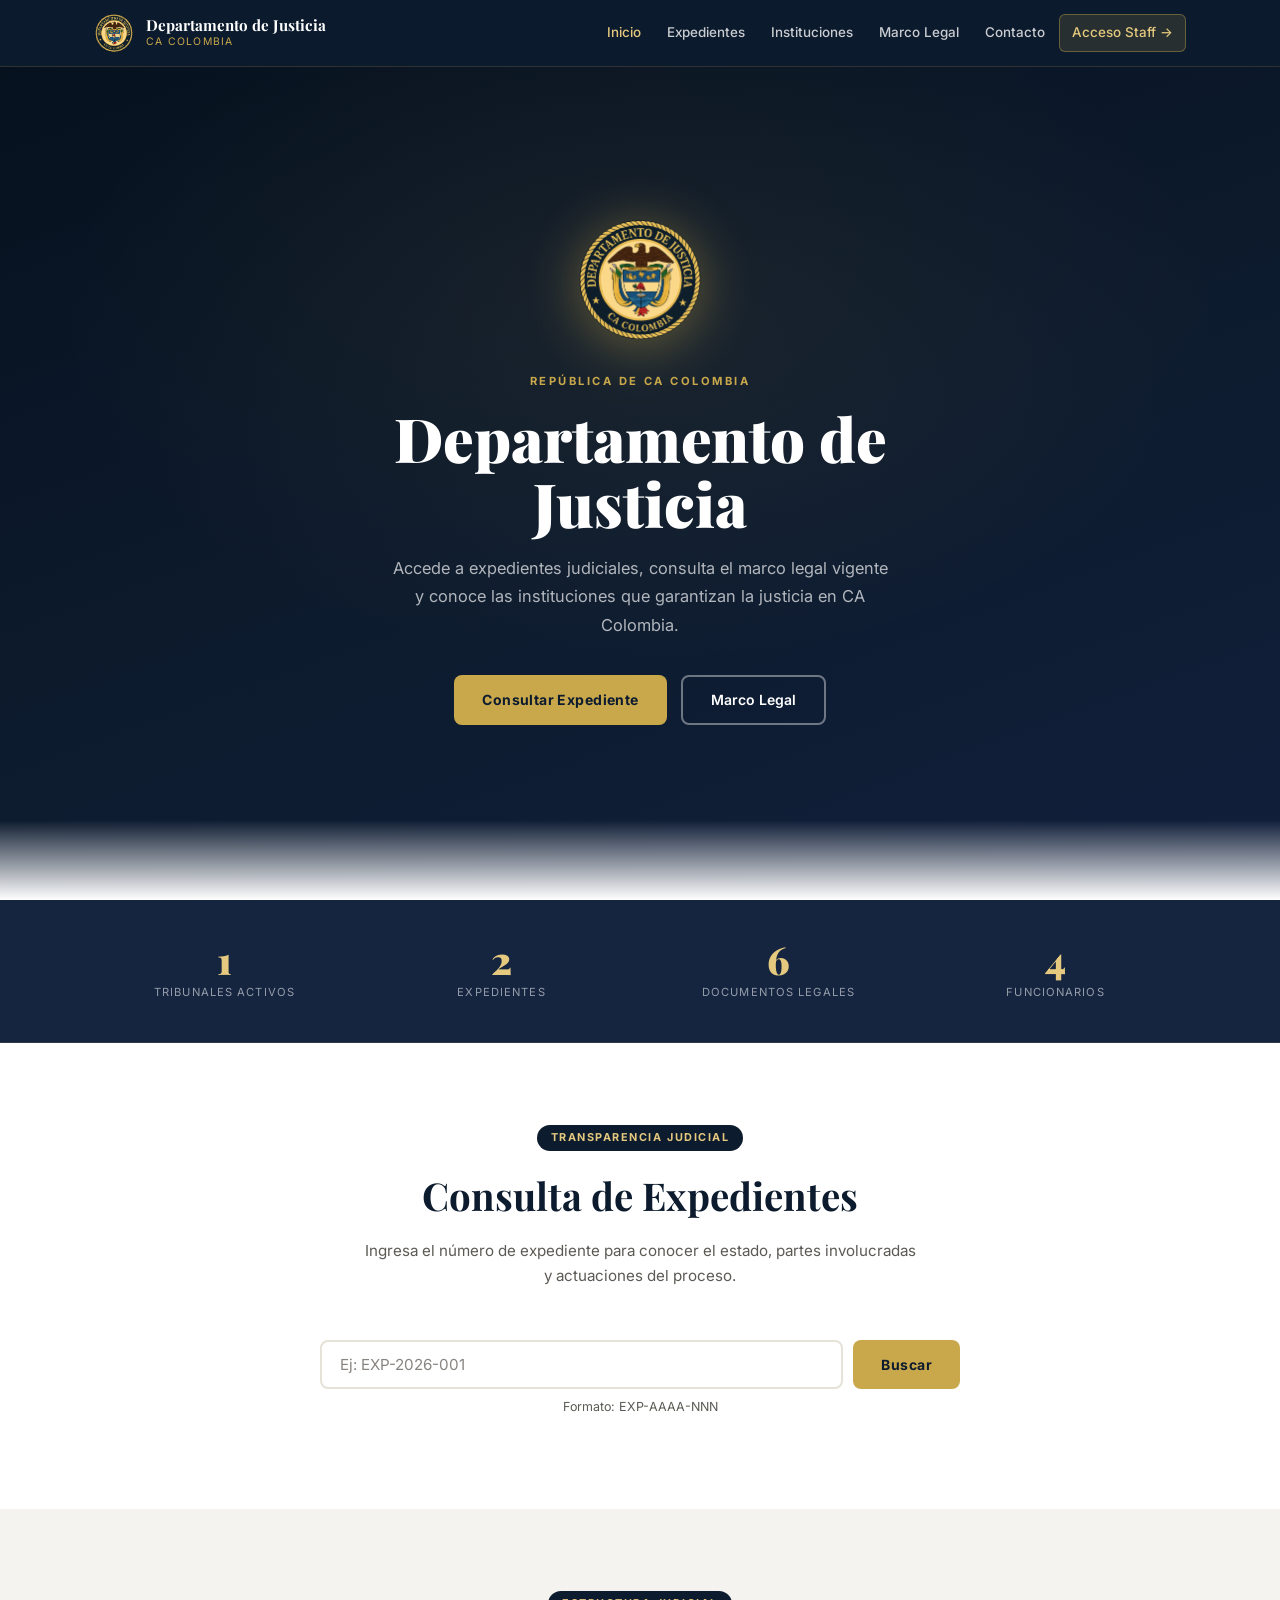
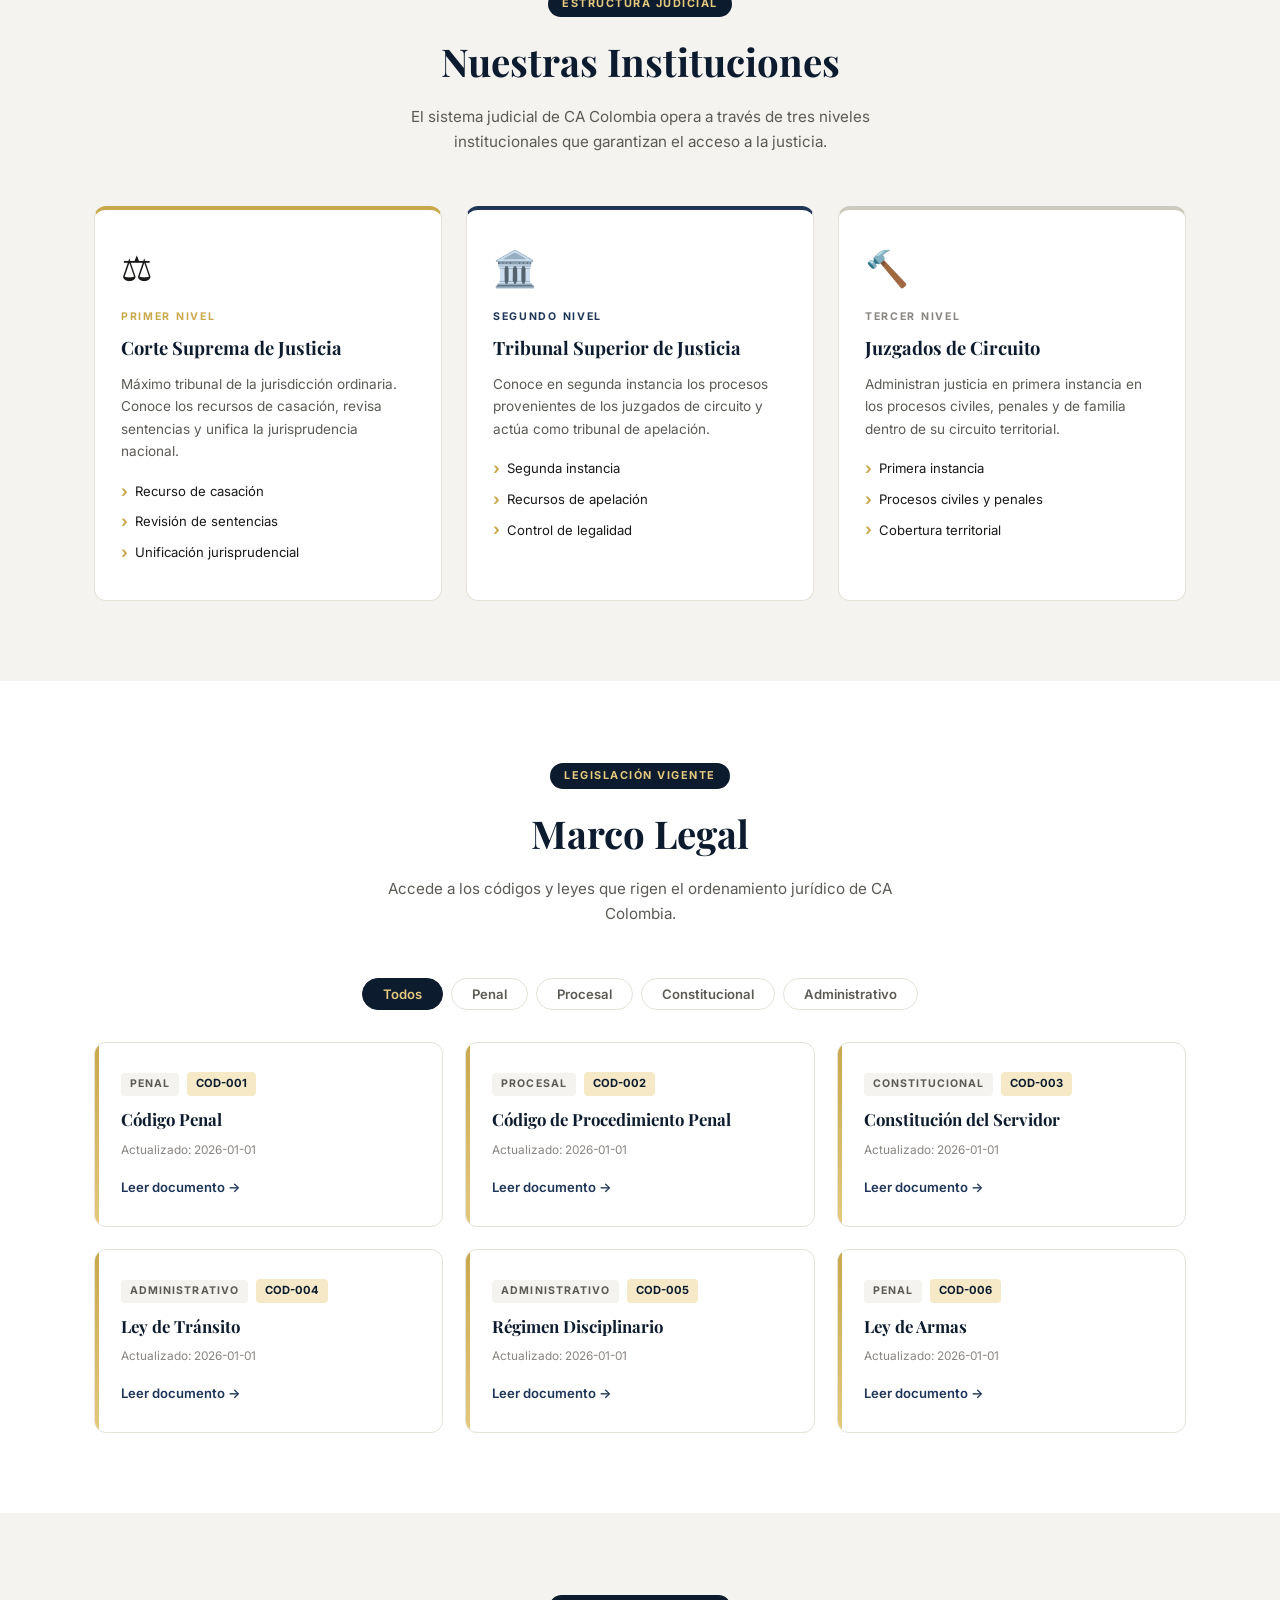
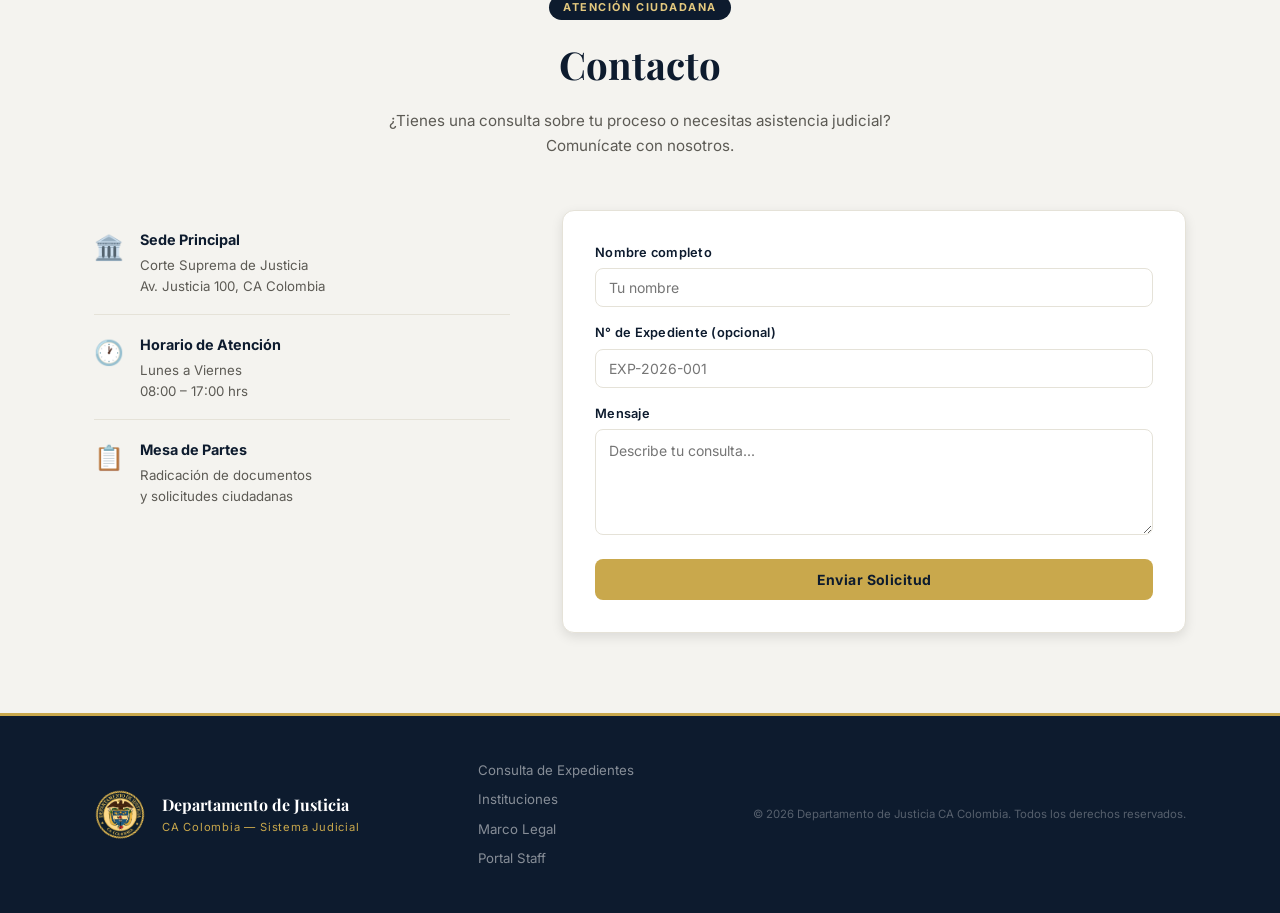
<file: index.html>
<!DOCTYPE html>
<html lang="es">
<head>
  <meta charset="UTF-8" />
  <meta name="viewport" content="width=device-width, initial-scale=1.0" />
  <title>Departamento de Justicia — CA Colombia</title>
  <link rel="preconnect" href="https://fonts.googleapis.com" />
  <link rel="preconnect" href="https://fonts.gstatic.com" crossorigin />
  <link href="https://fonts.googleapis.com/css2?family=Playfair+Display:wght@700;900&family=Inter:wght@400;500;600;700&display=swap" rel="stylesheet" />
  <link rel="stylesheet" href="styles.css" />
</head>
<body>

<!-- ── Navbar ── -->
<nav class="navbar">
  <div class="nav-inner">
    <a href="#inicio" class="nav-brand">
      <img src="logo.png" alt="Sello DDJ" class="nav-logo" />
      <div class="nav-brand-text">
        <span class="nav-brand-main">Departamento de Justicia</span>
        <span class="nav-brand-sub">CA Colombia</span>
      </div>
    </a>
    <ul class="nav-links">
      <li><a href="#inicio">Inicio</a></li>
      <li><a href="#expedientes">Expedientes</a></li>
      <li><a href="#instituciones">Instituciones</a></li>
      <li><a href="#marco-legal">Marco Legal</a></li>
      <li><a href="#contacto">Contacto</a></li>
      <li><a href="staff.html" class="btn-staff">Acceso Staff →</a></li>
    </ul>
    <button class="hamburger" id="hamburger" aria-label="Menú">
      <span></span><span></span><span></span>
    </button>
  </div>
</nav>

<!-- ── Hero ── -->
<section class="hero" id="inicio">
  <div class="hero-bottom-fade"></div>
  <div class="hero-content">
    <img src="logo.png" alt="Sello oficial" class="hero-seal" />
    <div class="hero-tag">República de CA Colombia</div>
    <h1 class="hero-title">Departamento de Justicia</h1>
    <p class="hero-subtitle">Accede a expedientes judiciales, consulta el marco legal vigente y conoce las instituciones que garantizan la justicia en CA Colombia.</p>
    <div class="hero-actions">
      <a href="#expedientes" class="btn-primary">Consultar Expediente</a>
      <a href="#marco-legal" class="btn-outline">Marco Legal</a>
    </div>
  </div>
</section>

<!-- ── Stats ── -->
<section class="stats-bar">
  <div class="stats-inner">
    <div class="stat-item">
      <span class="stat-number" data-target="3">0</span>
      <span class="stat-label">Tribunales Activos</span>
    </div>
    <div class="stat-item">
      <span class="stat-number" id="statExp">—</span>
      <span class="stat-label">Expedientes</span>
    </div>
    <div class="stat-item">
      <span class="stat-number" id="statDoc">—</span>
      <span class="stat-label">Documentos Legales</span>
    </div>
    <div class="stat-item">
      <span class="stat-number" id="statPersonal">—</span>
      <span class="stat-label">Funcionarios</span>
    </div>
  </div>
</section>

<!-- ── Consulta de Expedientes ── -->
<section class="section" id="expedientes">
  <div class="container">
    <div class="section-header">
      <span class="section-tag">Transparencia Judicial</span>
      <h2 class="section-title">Consulta de Expedientes</h2>
      <p class="section-desc">Ingresa el número de expediente para conocer el estado, partes involucradas y actuaciones del proceso.</p>
    </div>

    <div class="search-box">
      <div class="search-row">
        <input type="text" id="searchInput" class="search-input" placeholder="Ej: EXP-2026-001" />
        <button class="btn-primary" onclick="buscarExpediente()">Buscar</button>
      </div>
      <p class="search-hint">Formato: EXP-AAAA-NNN</p>
    </div>

    <div id="resultArea"></div>
  </div>
</section>

<!-- ── Instituciones ── -->
<section class="section section-alt" id="instituciones">
  <div class="container">
    <div class="section-header">
      <span class="section-tag">Estructura Judicial</span>
      <h2 class="section-title">Nuestras Instituciones</h2>
      <p class="section-desc">El sistema judicial de CA Colombia opera a través de tres niveles institucionales que garantizan el acceso a la justicia.</p>
    </div>

    <div class="org-grid">
      <div class="org-card org-card--supreme">
        <div class="org-icon">⚖️</div>
        <div class="org-level">Primer Nivel</div>
        <h3 class="org-name">Corte Suprema de Justicia</h3>
        <p class="org-desc">Máximo tribunal de la jurisdicción ordinaria. Conoce los recursos de casación, revisa sentencias y unifica la jurisprudencia nacional.</p>
        <ul class="org-functions">
          <li>Recurso de casación</li>
          <li>Revisión de sentencias</li>
          <li>Unificación jurisprudencial</li>
        </ul>
      </div>

      <div class="org-card org-card--superior">
        <div class="org-icon">🏛️</div>
        <div class="org-level">Segundo Nivel</div>
        <h3 class="org-name">Tribunal Superior de Justicia</h3>
        <p class="org-desc">Conoce en segunda instancia los procesos provenientes de los juzgados de circuito y actúa como tribunal de apelación.</p>
        <ul class="org-functions">
          <li>Segunda instancia</li>
          <li>Recursos de apelación</li>
          <li>Control de legalidad</li>
        </ul>
      </div>

      <div class="org-card org-card--circuit">
        <div class="org-icon">🔨</div>
        <div class="org-level">Tercer Nivel</div>
        <h3 class="org-name">Juzgados de Circuito</h3>
        <p class="org-desc">Administran justicia en primera instancia en los procesos civiles, penales y de familia dentro de su circuito territorial.</p>
        <ul class="org-functions">
          <li>Primera instancia</li>
          <li>Procesos civiles y penales</li>
          <li>Cobertura territorial</li>
        </ul>
      </div>
    </div>
  </div>
</section>

<!-- ── Marco Legal ── -->
<section class="section" id="marco-legal">
  <div class="container">
    <div class="section-header">
      <span class="section-tag">Legislación Vigente</span>
      <h2 class="section-title">Marco Legal</h2>
      <p class="section-desc">Accede a los códigos y leyes que rigen el ordenamiento jurídico de CA Colombia.</p>
    </div>

    <div class="law-filter">
      <button class="filter-btn active" onclick="filterDocs('todos', this)">Todos</button>
      <button class="filter-btn" onclick="filterDocs('Penal', this)">Penal</button>
      <button class="filter-btn" onclick="filterDocs('Procesal', this)">Procesal</button>
      <button class="filter-btn" onclick="filterDocs('Constitucional', this)">Constitucional</button>
      <button class="filter-btn" onclick="filterDocs('Administrativo', this)">Administrativo</button>
    </div>

    <div class="law-grid" id="lawGrid"></div>
  </div>
</section>

<!-- ── Contacto ── -->
<section class="section section-alt" id="contacto">
  <div class="container">
    <div class="section-header">
      <span class="section-tag">Atención Ciudadana</span>
      <h2 class="section-title">Contacto</h2>
      <p class="section-desc">¿Tienes una consulta sobre tu proceso o necesitas asistencia judicial? Comunícate con nosotros.</p>
    </div>

    <div class="contact-layout">
      <div class="contact-info">
        <div class="contact-item">
          <div class="contact-icon">🏛️</div>
          <div>
            <strong>Sede Principal</strong>
            <p>Corte Suprema de Justicia<br>Av. Justicia 100, CA Colombia</p>
          </div>
        </div>
        <div class="contact-item">
          <div class="contact-icon">🕐</div>
          <div>
            <strong>Horario de Atención</strong>
            <p>Lunes a Viernes<br>08:00 – 17:00 hrs</p>
          </div>
        </div>
        <div class="contact-item">
          <div class="contact-icon">📋</div>
          <div>
            <strong>Mesa de Partes</strong>
            <p>Radicación de documentos<br>y solicitudes ciudadanas</p>
          </div>
        </div>
      </div>

      <form class="contact-form" id="contactForm">
        <div class="form-group">
          <label for="cNombre">Nombre completo</label>
          <input type="text" id="cNombre" placeholder="Tu nombre" required />
        </div>
        <div class="form-group">
          <label for="cExpediente">N° de Expediente (opcional)</label>
          <input type="text" id="cExpediente" placeholder="EXP-2026-001" />
        </div>
        <div class="form-group">
          <label for="cMensaje">Mensaje</label>
          <textarea id="cMensaje" rows="4" placeholder="Describe tu consulta..." required></textarea>
        </div>
        <button type="submit" class="btn-primary" style="width:100%">Enviar Solicitud</button>
      </form>
    </div>
  </div>
</section>

<!-- ── Footer ── -->
<footer class="footer">
  <div class="footer-inner">
    <div class="footer-brand">
      <img src="logo.png" alt="Sello DDJ" class="footer-logo" />
      <div>
        <div class="footer-title">Departamento de Justicia</div>
        <div class="footer-sub">CA Colombia — Sistema Judicial</div>
      </div>
    </div>
    <div class="footer-links">
      <a href="#expedientes">Consulta de Expedientes</a>
      <a href="#instituciones">Instituciones</a>
      <a href="#marco-legal">Marco Legal</a>
      <a href="staff.html">Portal Staff</a>
    </div>
    <div class="footer-copy">© 2026 Departamento de Justicia CA Colombia. Todos los derechos reservados.</div>
  </div>
</footer>

<!-- ── Modal Documento Legal ── -->
<div class="modal-overlay" id="docModal" onclick="closeDocModal(event)">
  <div class="modal-box">
    <button class="modal-close" onclick="document.getElementById('docModal').classList.remove('open')">✕</button>
    <div class="modal-tag" id="mdocTag"></div>
    <h3 class="modal-title" id="mdocTitle"></h3>
    <p class="modal-meta" id="mdocMeta"></p>
    <pre class="modal-content" id="mdocContent"></pre>
  </div>
</div>

<script src="app.js"></script>
<script>
// ── Hamburger ──
document.getElementById('hamburger').addEventListener('click', () => {
  document.querySelector('.nav-links').classList.toggle('open');
});
document.querySelectorAll('.nav-links a').forEach(a =>
  a.addEventListener('click', () => document.querySelector('.nav-links').classList.remove('open'))
);

// ── Navbar scroll ──
window.addEventListener('scroll', () => {
  document.querySelector('.navbar').style.boxShadow =
    window.scrollY > 10 ? '0 2px 20px rgba(0,0,0,.4)' : 'none';
});

// ── Active nav link ──
const sections = document.querySelectorAll('section[id]');
window.addEventListener('scroll', () => {
  let current = '';
  sections.forEach(s => { if (window.scrollY >= s.offsetTop - 100) current = s.id; });
  document.querySelectorAll('.nav-links a[href^="#"]').forEach(a => {
    a.style.color = a.getAttribute('href') === '#' + current ? 'var(--gold-light)' : '';
  });
}, { passive: true });

// ── Scroll reveal ──
const revealObs = new IntersectionObserver((entries) => {
  entries.forEach(e => { if (e.isIntersecting) { e.target.classList.add('visible'); revealObs.unobserve(e.target); } });
}, { threshold: 0.1 });
document.querySelectorAll('.org-card, .stat-item, .contact-item').forEach(el => {
  el.classList.add('fade-up');
  revealObs.observe(el);
});

// ── Counter animation ──
const counterObs = new IntersectionObserver((entries) => {
  entries.forEach(e => {
    if (!e.isIntersecting) return;
    const el = e.target;
    const target = +el.dataset.target;
    if (!target) return;
    let cur = 0;
    const step = target / (1200 / 16);
    const t = setInterval(() => {
      cur = Math.min(cur + step, target);
      el.textContent = Math.floor(cur);
      if (cur >= target) clearInterval(t);
    }, 16);
    counterObs.unobserve(el);
  });
}, { threshold: 0.5 });
document.querySelectorAll('.stat-number[data-target]').forEach(c => counterObs.observe(c));

// ── Stats from localStorage ──
function loadStats() {
  const db = getDB();
  document.getElementById('statExp').textContent = db.expedientes.length;
  document.getElementById('statDoc').textContent = db.documentos.length;
  document.getElementById('statPersonal').textContent = db.personal.length;
}

// ── Marco Legal ──
let allDocs = [];
function renderDocs(docs) {
  const grid = document.getElementById('lawGrid');
  if (!docs.length) {
    grid.innerHTML = '<p style="color:var(--text-muted);text-align:center;grid-column:1/-1;padding:2rem">No hay documentos en esta categoría.</p>';
    return;
  }
  grid.innerHTML = docs.map(d => `
    <div class="law-card fade-up" onclick="openDoc('${d.id}')">
      <div class="law-card-cat">${d.categoria}</div>
      <div class="law-card-code">${d.codigo}</div>
      <h3 class="law-card-title">${d.titulo}</h3>
      <p class="law-card-meta">Actualizado: ${d.fechaActualizacion}</p>
      <span class="law-card-link">Leer documento →</span>
    </div>
  `).join('');
  grid.querySelectorAll('.law-card').forEach(el => revealObs.observe(el));
}

function filterDocs(cat, btn) {
  document.querySelectorAll('.filter-btn').forEach(b => b.classList.remove('active'));
  btn.classList.add('active');
  renderDocs(cat === 'todos' ? allDocs : allDocs.filter(d => d.categoria === cat));
}

function openDoc(id) {
  const doc = allDocs.find(d => d.id === id);
  if (!doc) return;
  document.getElementById('mdocTag').textContent = doc.categoria;
  document.getElementById('mdocTitle').textContent = doc.titulo;
  document.getElementById('mdocMeta').textContent = 'Código: ' + doc.codigo + ' · Actualizado: ' + doc.fechaActualizacion + ' por ' + doc.actualizadoPor;
  document.getElementById('mdocContent').textContent = doc.contenido;
  document.getElementById('docModal').classList.add('open');
}

function closeDocModal(e) {
  if (e.target.id === 'docModal') document.getElementById('docModal').classList.remove('open');
}

// ── Búsqueda de Expedientes ──
function buscarExpediente() {
  const query = document.getElementById('searchInput').value.trim().toUpperCase();
  const area = document.getElementById('resultArea');
  if (!query) {
    area.innerHTML = '<p class="search-error">Por favor ingresa un número de expediente.</p>';
    return;
  }

  const db = getDB();
  const exp = db.expedientes.find(e => e.id.toUpperCase() === query);

  if (!exp) {
    area.innerHTML = '<div class="result-empty"><div class="result-empty-icon">🔍</div><h3>Expediente no encontrado</h3><p>No existe un expediente con el número <strong>' + query + '</strong>. Verifica el número e intenta nuevamente.</p></div>';
    return;
  }

  const badge = badgeClass(exp.estado);
  const actuaciones = (exp.actuaciones || []).map(a =>
    '<div class="timeline-item"><div class="timeline-dot"></div><div class="timeline-body"><div class="timeline-date">' + a.fecha + '</div><div class="timeline-desc">' + a.descripcion + '</div><div class="timeline-func">Por: ' + a.funcionario + '</div></div></div>'
  ).join('');

  area.innerHTML = '<div class="result-card">' +
    '<div class="result-header">' +
      '<div><div class="result-id">' + exp.id + '</div><h3 class="result-title">' + exp.titulo + '</h3></div>' +
      '<span class="badge ' + badge + '">' + exp.estado + '</span>' +
    '</div>' +
    '<div class="result-meta-grid">' +
      '<div class="result-meta-item"><span class="rmi-label">Tipo</span><span class="rmi-val">' + exp.tipo + '</span></div>' +
      '<div class="result-meta-item"><span class="rmi-label">Tribunal</span><span class="rmi-val">' + exp.tribunal + '</span></div>' +
      '<div class="result-meta-item"><span class="rmi-label">Apertura</span><span class="rmi-val">' + exp.fechaApertura + '</span></div>' +
      '<div class="result-meta-item"><span class="rmi-label">' + exp.rol1 + '</span><span class="rmi-val">' + exp.partes.parte1 + '</span></div>' +
      '<div class="result-meta-item"><span class="rmi-label">' + exp.rol2 + '</span><span class="rmi-val">' + exp.partes.parte2 + '</span></div>' +
    '</div>' +
    '<div class="result-desc">' + exp.descripcion + '</div>' +
    '<div class="result-timeline-title">Actuaciones del Proceso</div>' +
    '<div class="result-timeline">' + (actuaciones || '<p style="color:var(--text-muted)">Sin actuaciones registradas.</p>') + '</div>' +
  '</div>';
}

document.getElementById('searchInput').addEventListener('keydown', e => {
  if (e.key === 'Enter') buscarExpediente();
});

// ── Contact form ──
document.getElementById('contactForm').addEventListener('submit', e => {
  e.preventDefault();
  const btn = e.target.querySelector('button[type="submit"]');
  btn.textContent = 'Enviando...'; btn.disabled = true;
  setTimeout(() => {
    btn.textContent = '¡Solicitud enviada!'; btn.style.background = '#2ecc71';
    setTimeout(() => { btn.textContent = 'Enviar Solicitud'; btn.style.background = ''; btn.disabled = false; e.target.reset(); }, 2500);
  }, 1000);
});

// ── Init ──
loadStats();
const db = getDB();
allDocs = db.documentos;
renderDocs(allDocs);
</script>
</body>
</html>
</file>
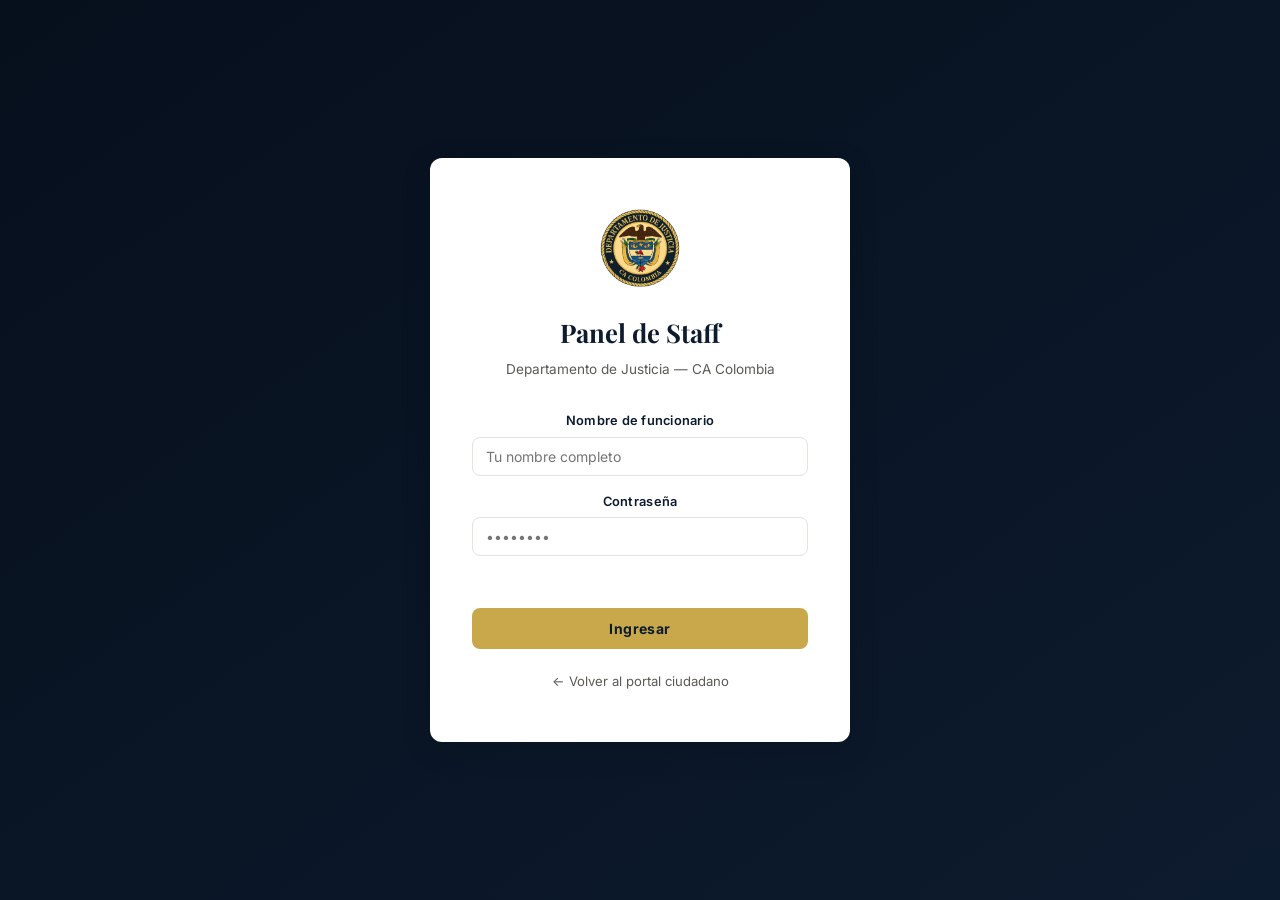
<file: staff.html>
<!DOCTYPE html>
<html lang="es">
<head>
  <meta charset="UTF-8" />
  <meta name="viewport" content="width=device-width, initial-scale=1.0" />
  <title>Panel Staff — DDJ CA Colombia</title>
  <link rel="preconnect" href="https://fonts.googleapis.com" />
  <link rel="preconnect" href="https://fonts.gstatic.com" crossorigin />
  <link href="https://fonts.googleapis.com/css2?family=Playfair+Display:wght@700;900&family=Inter:wght@400;500;600;700&display=swap" rel="stylesheet" />
  <link rel="stylesheet" href="styles.css" />
</head>
<body>

<!-- ══════════════════════════════════════════
     LOGIN SCREEN
══════════════════════════════════════════ -->
<div class="login-screen" id="loginScreen">
  <div class="login-box">
    <img src="logo.png" alt="Sello DDJ" class="login-logo" />
    <h2 class="login-title">Panel de Staff</h2>
    <p class="login-sub">Departamento de Justicia — CA Colombia</p>
    <form id="loginForm">
      <div class="form-group">
        <label for="loginNombre">Nombre de funcionario</label>
        <input type="text" id="loginNombre" placeholder="Tu nombre completo" required />
      </div>
      <div class="form-group">
        <label for="loginPass">Contraseña</label>
        <input type="password" id="loginPass" placeholder="••••••••" required />
      </div>
      <div class="login-error" id="loginError"></div>
      <button type="submit" class="btn-primary" style="width:100%;margin-top:.5rem">Ingresar</button>
    </form>
    <a href="index.html" class="login-back">← Volver al portal ciudadano</a>
  </div>
</div>

<!-- ══════════════════════════════════════════
     STAFF APP
══════════════════════════════════════════ -->
<div class="staff-app" id="staffApp" style="display:none">

  <!-- Sidebar -->
  <aside class="sidebar">
    <div class="sidebar-brand">
      <img src="logo.png" alt="DDJ" class="sidebar-logo" />
      <div>
        <div class="sidebar-title">DDJ Staff</div>
        <div class="sidebar-sub">CA Colombia</div>
      </div>
    </div>
    <nav class="sidebar-nav">
      <a class="snav-item active" onclick="showPanel('dashboard')" href="#">
        <span class="snav-icon">📊</span> Dashboard
      </a>
      <a class="snav-item" onclick="showPanel('expedientes')" href="#">
        <span class="snav-icon">📁</span> Expedientes
      </a>
      <a class="snav-item" onclick="showPanel('documentos')" href="#">
        <span class="snav-icon">📜</span> Marco Legal
      </a>
      <a class="snav-item" onclick="showPanel('personal')" href="#">
        <span class="snav-icon">👥</span> Personal
      </a>
    </nav>
    <div class="sidebar-footer">
      <div class="sidebar-user" id="sidebarUser"></div>
      <button class="snav-logout" onclick="logout()">Cerrar sesión</button>
    </div>
  </aside>

  <!-- Main -->
  <main class="staff-main">
    <div class="topbar">
      <h1 class="topbar-title" id="topbarTitle">Dashboard</h1>
      <div class="topbar-actions" id="topbarActions"></div>
    </div>

    <!-- ── Dashboard ── -->
    <div class="dash-panel" id="panel-dashboard">
      <div class="stat-cards" id="dashStats"></div>
      <div class="dash-two-col">
        <div class="dash-card">
          <h3 class="dash-card-title">Expedientes Recientes</h3>
          <div id="dashRecientes"></div>
        </div>
        <div class="dash-card">
          <h3 class="dash-card-title">Distribución por Tribunal</h3>
          <div id="dashTribunales"></div>
        </div>
      </div>
    </div>

    <!-- ── Expedientes ── -->
    <div class="dash-panel" id="panel-expedientes" style="display:none">
      <div class="panel-toolbar">
        <input type="text" class="search-input" id="expSearch" placeholder="Buscar por ID o título..." oninput="renderExpedientes()" />
      </div>
      <div class="table-wrap">
        <table class="data-table" id="expTable">
          <thead>
            <tr>
              <th>ID</th><th>Tipo</th><th>Título</th><th>Estado</th><th>Tribunal</th><th>Apertura</th><th>Acciones</th>
            </tr>
          </thead>
          <tbody id="expTbody"></tbody>
        </table>
      </div>
    </div>

    <!-- ── Documentos ── -->
    <div class="dash-panel" id="panel-documentos" style="display:none">
      <div class="panel-toolbar">
        <input type="text" class="search-input" id="docSearch" placeholder="Buscar documentos..." oninput="renderDocumentos()" />
      </div>
      <div class="table-wrap">
        <table class="data-table" id="docTable">
          <thead>
            <tr>
              <th>Código</th><th>Título</th><th>Categoría</th><th>Actualizado</th><th>Por</th><th>Acciones</th>
            </tr>
          </thead>
          <tbody id="docTbody"></tbody>
        </table>
      </div>
    </div>

    <!-- ── Personal ── -->
    <div class="dash-panel" id="panel-personal" style="display:none">
      <div class="panel-toolbar">
        <input type="text" class="search-input" id="persSearch" placeholder="Buscar personal..." oninput="renderPersonal()" />
      </div>
      <div class="table-wrap">
        <table class="data-table" id="persTable">
          <thead>
            <tr>
              <th>ID</th><th>Nombre</th><th>Cargo</th><th>Tribunal</th><th>Ingreso</th><th>Estado</th><th>Acciones</th>
            </tr>
          </thead>
          <tbody id="persTbody"></tbody>
        </table>
      </div>
    </div>
  </main>
</div>

<!-- ══════════════════════════════════════════
     MODALS
══════════════════════════════════════════ -->

<!-- Modal Expediente -->
<div class="modal-overlay" id="modalExp" onclick="closeModal('modalExp',event)">
  <div class="modal-box modal-lg">
    <button class="modal-close" onclick="closeModalById('modalExp')">✕</button>
    <h3 class="modal-title" id="modalExpTitle">Nuevo Expediente</h3>
    <form id="formExp" onsubmit="saveExpediente(event)">
      <input type="hidden" id="expId" />
      <div class="form-grid">
        <div class="form-group">
          <label>Tipo</label>
          <select id="expTipo" required>
            <option value="">Seleccionar...</option>
            <option>Penal</option><option>Civil</option><option>Familia</option><option>Administrativo</option>
          </select>
        </div>
        <div class="form-group">
          <label>Estado</label>
          <select id="expEstado" required>
            <option>Abierto</option><option>En proceso</option><option>En apelación</option><option>Cerrado</option><option>Archivado</option>
          </select>
        </div>
        <div class="form-group form-full">
          <label>Título del proceso</label>
          <input type="text" id="expTitulo" required placeholder="Ej: Caso homicidio agravado..." />
        </div>
        <div class="form-group">
          <label>Tribunal</label>
          <select id="expTribunal" required>
            <option value="">Seleccionar...</option>
            <option>Corte Suprema de Justicia</option>
            <option>Tribunal Superior de Justicia</option>
            <option>Juzgado de Circuito</option>
          </select>
        </div>
        <div class="form-group">
          <label>Fecha de Apertura</label>
          <input type="date" id="expFecha" required />
        </div>
        <div class="form-group">
          <label>Parte 1 (nombre)</label>
          <input type="text" id="expParte1" required placeholder="Nombre de la parte" />
        </div>
        <div class="form-group">
          <label>Rol Parte 1</label>
          <input type="text" id="expRol1" required placeholder="Ej: Acusador, Demandante..." />
        </div>
        <div class="form-group">
          <label>Parte 2 (nombre)</label>
          <input type="text" id="expParte2" required placeholder="Nombre de la parte" />
        </div>
        <div class="form-group">
          <label>Rol Parte 2</label>
          <input type="text" id="expRol2" required placeholder="Ej: Acusado, Demandado..." />
        </div>
        <div class="form-group form-full">
          <label>Descripción del proceso</label>
          <textarea id="expDesc" rows="3" required placeholder="Describe el proceso judicial..."></textarea>
        </div>
      </div>
      <div class="modal-footer">
        <button type="button" class="btn-secondary" onclick="closeModalById('modalExp')">Cancelar</button>
        <button type="submit" class="btn-primary">Guardar Expediente</button>
      </div>
    </form>
  </div>
</div>

<!-- Modal Ver Expediente / Actuaciones -->
<div class="modal-overlay" id="modalExpView" onclick="closeModal('modalExpView',event)">
  <div class="modal-box modal-lg">
    <button class="modal-close" onclick="closeModalById('modalExpView')">✕</button>
    <div class="modal-tag" id="viewExpTipo"></div>
    <h3 class="modal-title" id="viewExpTitulo"></h3>
    <div id="viewExpBody"></div>
    <hr class="modal-divider" />
    <h4 class="modal-subtitle">Actuaciones del Proceso</h4>
    <div id="viewActuaciones"></div>
    <form id="formActuacion" onsubmit="addActuacion(event)" style="margin-top:1rem">
      <input type="hidden" id="actExpId" />
      <div class="form-grid">
        <div class="form-group">
          <label>Fecha</label>
          <input type="date" id="actFecha" required />
        </div>
        <div class="form-group">
          <label>Funcionario responsable</label>
          <input type="text" id="actFuncionario" required placeholder="Nombre del funcionario" />
        </div>
        <div class="form-group form-full">
          <label>Descripción de la actuación</label>
          <textarea id="actDesc" rows="2" required placeholder="Describe la actuación..."></textarea>
        </div>
      </div>
      <button type="submit" class="btn-primary" style="margin-top:.5rem">+ Agregar Actuación</button>
    </form>
  </div>
</div>

<!-- Modal Documento -->
<div class="modal-overlay" id="modalDoc" onclick="closeModal('modalDoc',event)">
  <div class="modal-box modal-lg">
    <button class="modal-close" onclick="closeModalById('modalDoc')">✕</button>
    <h3 class="modal-title" id="modalDocTitle">Nuevo Documento</h3>
    <form id="formDoc" onsubmit="saveDocumento(event)">
      <input type="hidden" id="docEditId" />
      <div class="form-grid">
        <div class="form-group">
          <label>Código</label>
          <input type="text" id="docCodigo" required placeholder="COD-007" />
        </div>
        <div class="form-group">
          <label>Categoría</label>
          <select id="docCat" required>
            <option value="">Seleccionar...</option>
            <option>Penal</option><option>Procesal</option><option>Constitucional</option><option>Administrativo</option><option>Civil</option>
          </select>
        </div>
        <div class="form-group form-full">
          <label>Título</label>
          <input type="text" id="docTitulo" required placeholder="Nombre del documento legal" />
        </div>
        <div class="form-group form-full">
          <label>Contenido del documento</label>
          <textarea id="docContenido" rows="10" required placeholder="Ingresa el texto completo del documento legal..."></textarea>
        </div>
      </div>
      <div class="modal-footer">
        <button type="button" class="btn-secondary" onclick="closeModalById('modalDoc')">Cancelar</button>
        <button type="submit" class="btn-primary">Guardar Documento</button>
      </div>
    </form>
  </div>
</div>

<!-- Modal Personal -->
<div class="modal-overlay" id="modalPers" onclick="closeModal('modalPers',event)">
  <div class="modal-box">
    <button class="modal-close" onclick="closeModalById('modalPers')">✕</button>
    <h3 class="modal-title" id="modalPersTitle">Nuevo Funcionario</h3>
    <form id="formPers" onsubmit="savePersonal(event)">
      <input type="hidden" id="persId" />
      <div class="form-group">
        <label>Nombre completo</label>
        <input type="text" id="persNombre" required placeholder="Nombre del funcionario" />
      </div>
      <div class="form-group">
        <label>Cargo</label>
        <input type="text" id="persCargo" required placeholder="Ej: Magistrado, Juez de Circuito..." />
      </div>
      <div class="form-group">
        <label>Tribunal / Institución</label>
        <select id="persTribunal" required>
          <option value="">Seleccionar...</option>
          <option>Corte Suprema de Justicia</option>
          <option>Tribunal Superior de Justicia</option>
          <option>Juzgado de Circuito</option>
        </select>
      </div>
      <div class="form-group">
        <label>Fecha de Ingreso</label>
        <input type="date" id="persIngreso" required />
      </div>
      <div class="form-group">
        <label>Estado</label>
        <select id="persActivo">
          <option value="true">Activo</option>
          <option value="false">Inactivo</option>
        </select>
      </div>
      <div class="modal-footer">
        <button type="button" class="btn-secondary" onclick="closeModalById('modalPers')">Cancelar</button>
        <button type="submit" class="btn-primary">Guardar Funcionario</button>
      </div>
    </form>
  </div>
</div>

<!-- Modal Confirmar Eliminar -->
<div class="modal-overlay" id="modalConfirm" onclick="closeModal('modalConfirm',event)">
  <div class="modal-box modal-sm">
    <button class="modal-close" onclick="closeModalById('modalConfirm')">✕</button>
    <div class="confirm-icon">⚠️</div>
    <h3 class="modal-title">Confirmar eliminación</h3>
    <p class="confirm-msg" id="confirmMsg">¿Estás seguro de que deseas eliminar este registro? Esta acción no se puede deshacer.</p>
    <div class="modal-footer">
      <button class="btn-secondary" onclick="closeModalById('modalConfirm')">Cancelar</button>
      <button class="btn-danger" id="confirmBtn">Eliminar</button>
    </div>
  </div>
</div>

<script src="app.js"></script>
<script>
let currentUser = null;

// ── Auth ──
document.getElementById('loginForm').addEventListener('submit', e => {
  e.preventDefault();
  const nombre = document.getElementById('loginNombre').value.trim();
  const pass = document.getElementById('loginPass').value;
  const err = document.getElementById('loginError');
  if (pass !== STAFF_PASS) {
    err.textContent = 'Contraseña incorrecta. Intenta de nuevo.';
    return;
  }
  err.textContent = '';
  currentUser = nombre;
  const db = getDB();
  db.currentUser = nombre;
  saveDB(db);
  document.getElementById('loginScreen').style.display = 'none';
  document.getElementById('staffApp').style.display = 'flex';
  document.getElementById('sidebarUser').textContent = nombre;
  showPanel('dashboard');
});

function logout() {
  currentUser = null;
  const db = getDB();
  db.currentUser = null;
  saveDB(db);
  document.getElementById('staffApp').style.display = 'none';
  document.getElementById('loginScreen').style.display = 'flex';
  document.getElementById('loginForm').reset();
}

// Check session
(function() {
  const db = getDB();
  if (db.currentUser) {
    currentUser = db.currentUser;
    document.getElementById('loginScreen').style.display = 'none';
    document.getElementById('staffApp').style.display = 'flex';
    document.getElementById('sidebarUser').textContent = currentUser;
    showPanel('dashboard');
  }
})();

// ── Panel nav ──
function showPanel(name) {
  document.querySelectorAll('.dash-panel').forEach(p => p.style.display = 'none');
  document.querySelectorAll('.snav-item').forEach(a => a.classList.remove('active'));
  document.getElementById('panel-' + name).style.display = 'block';
  document.querySelector('.snav-item[onclick*="' + name + '"]').classList.add('active');

  const titles = { dashboard: 'Dashboard', expedientes: 'Expedientes', documentos: 'Marco Legal', personal: 'Personal' };
  document.getElementById('topbarTitle').textContent = titles[name];

  const actions = document.getElementById('topbarActions');
  actions.innerHTML = '';
  if (name === 'expedientes') {
    actions.innerHTML = '<button class="btn-primary" onclick="openNewExp()">+ Nuevo Expediente</button>';
    renderExpedientes();
  } else if (name === 'documentos') {
    actions.innerHTML = '<button class="btn-primary" onclick="openNewDoc()">+ Nuevo Documento</button>';
    renderDocumentos();
  } else if (name === 'personal') {
    actions.innerHTML = '<button class="btn-primary" onclick="openNewPers()">+ Nuevo Funcionario</button>';
    renderPersonal();
  } else if (name === 'dashboard') {
    renderDashboard();
  }
}

// ── Dashboard ──
function renderDashboard() {
  const db = getDB();
  const exps = db.expedientes;

  const abiertos = exps.filter(e => e.estado === 'Abierto').length;
  const enProceso = exps.filter(e => e.estado === 'En proceso').length;
  const apelacion = exps.filter(e => e.estado === 'En apelación').length;
  const cerrados = exps.filter(e => e.estado === 'Cerrado' || e.estado === 'Archivado').length;

  document.getElementById('dashStats').innerHTML =
    statCard('📁', 'Total Expedientes', exps.length, '') +
    statCard('🟡', 'En Proceso', enProceso, '') +
    statCard('🔵', 'Abiertos', abiertos, '') +
    statCard('✅', 'Cerrados/Archivados', cerrados, '') +
    statCard('📜', 'Documentos Legales', db.documentos.length, '') +
    statCard('👥', 'Funcionarios Activos', db.personal.filter(p => p.activo).length, '');

  const recientes = [...exps].reverse().slice(0, 5);
  document.getElementById('dashRecientes').innerHTML = recientes.length
    ? recientes.map(e => '<div class="act-row"><span class="badge ' + badgeClass(e.estado) + '">' + e.estado + '</span><div><strong>' + e.id + '</strong><br><small>' + e.titulo + '</small></div></div>').join('')
    : '<p style="color:var(--text-muted)">Sin expedientes.</p>';

  const tribMap = {};
  exps.forEach(e => { tribMap[e.tribunal] = (tribMap[e.tribunal] || 0) + 1; });
  document.getElementById('dashTribunales').innerHTML = Object.entries(tribMap).length
    ? Object.entries(tribMap).map(([t, n]) => '<div class="trib-row"><span class="trib-name">' + t + '</span><span class="trib-count badge badge-blue">' + n + '</span></div>').join('')
    : '<p style="color:var(--text-muted)">Sin datos.</p>';
}

function statCard(icon, label, value, extra) {
  return '<div class="stat-card"><div class="stat-card-icon">' + icon + '</div><div class="stat-card-info"><div class="stat-card-val">' + value + '</div><div class="stat-card-label">' + label + '</div></div></div>';
}

// ── Expedientes CRUD ──
function renderExpedientes() {
  const db = getDB();
  const q = (document.getElementById('expSearch').value || '').toLowerCase();
  const rows = db.expedientes.filter(e =>
    e.id.toLowerCase().includes(q) || e.titulo.toLowerCase().includes(q)
  );
  document.getElementById('expTbody').innerHTML = rows.map(e =>
    '<tr>' +
      '<td><code>' + e.id + '</code></td>' +
      '<td>' + e.tipo + '</td>' +
      '<td>' + e.titulo + '</td>' +
      '<td><span class="badge ' + badgeClass(e.estado) + '">' + e.estado + '</span></td>' +
      '<td>' + e.tribunal + '</td>' +
      '<td>' + e.fechaApertura + '</td>' +
      '<td class="td-actions">' +
        '<button class="btn-sm btn-view" onclick="viewExpediente(\'' + e.id + '\')">Ver</button>' +
        '<button class="btn-sm btn-edit" onclick="editExpediente(\'' + e.id + '\')">Editar</button>' +
        '<button class="btn-sm btn-del" onclick="confirmDelete(\'exp\',\'' + e.id + '\')">Eliminar</button>' +
      '</td>' +
    '</tr>'
  ).join('') || '<tr><td colspan="7" style="text-align:center;color:var(--text-muted);padding:2rem">Sin expedientes.</td></tr>';
}

function openNewExp() {
  document.getElementById('modalExpTitle').textContent = 'Nuevo Expediente';
  document.getElementById('formExp').reset();
  document.getElementById('expId').value = '';
  document.getElementById('expFecha').value = new Date().toISOString().split('T')[0];
  document.getElementById('modalExp').classList.add('open');
}

function editExpediente(id) {
  const db = getDB();
  const e = db.expedientes.find(x => x.id === id);
  if (!e) return;
  document.getElementById('modalExpTitle').textContent = 'Editar Expediente — ' + e.id;
  document.getElementById('expId').value = e.id;
  document.getElementById('expTipo').value = e.tipo;
  document.getElementById('expEstado').value = e.estado;
  document.getElementById('expTitulo').value = e.titulo;
  document.getElementById('expTribunal').value = e.tribunal;
  document.getElementById('expFecha').value = e.fechaApertura;
  document.getElementById('expParte1').value = e.partes.parte1;
  document.getElementById('expRol1').value = e.rol1;
  document.getElementById('expParte2').value = e.partes.parte2;
  document.getElementById('expRol2').value = e.rol2;
  document.getElementById('expDesc').value = e.descripcion;
  document.getElementById('modalExp').classList.add('open');
}

function saveExpediente(ev) {
  ev.preventDefault();
  const db = getDB();
  const id = document.getElementById('expId').value;
  const data = {
    tipo: document.getElementById('expTipo').value,
    estado: document.getElementById('expEstado').value,
    titulo: document.getElementById('expTitulo').value,
    tribunal: document.getElementById('expTribunal').value,
    fechaApertura: document.getElementById('expFecha').value,
    partes: { parte1: document.getElementById('expParte1').value, parte2: document.getElementById('expParte2').value },
    rol1: document.getElementById('expRol1').value,
    rol2: document.getElementById('expRol2').value,
    descripcion: document.getElementById('expDesc').value,
  };
  if (id) {
    const idx = db.expedientes.findIndex(e => e.id === id);
    db.expedientes[idx] = Object.assign(db.expedientes[idx], data);
  } else {
    data.id = generateExpId(db);
    data.actuaciones = [];
    db.expedientes.push(data);
  }
  saveDB(db);
  closeModalById('modalExp');
  renderExpedientes();
}

function viewExpediente(id) {
  const db = getDB();
  const e = db.expedientes.find(x => x.id === id);
  if (!e) return;
  document.getElementById('viewExpTipo').textContent = e.tipo;
  document.getElementById('viewExpTitulo').textContent = e.id + ' — ' + e.titulo;
  document.getElementById('viewExpBody').innerHTML =
    '<div class="result-meta-grid" style="margin:.5rem 0 1rem">' +
      '<div class="result-meta-item"><span class="rmi-label">Estado</span><span class="rmi-val"><span class="badge ' + badgeClass(e.estado) + '">' + e.estado + '</span></span></div>' +
      '<div class="result-meta-item"><span class="rmi-label">Tribunal</span><span class="rmi-val">' + e.tribunal + '</span></div>' +
      '<div class="result-meta-item"><span class="rmi-label">Apertura</span><span class="rmi-val">' + e.fechaApertura + '</span></div>' +
      '<div class="result-meta-item"><span class="rmi-label">' + e.rol1 + '</span><span class="rmi-val">' + e.partes.parte1 + '</span></div>' +
      '<div class="result-meta-item"><span class="rmi-label">' + e.rol2 + '</span><span class="rmi-val">' + e.partes.parte2 + '</span></div>' +
    '</div>' +
    '<p style="color:var(--text-muted);margin-bottom:.5rem">' + e.descripcion + '</p>';

  document.getElementById('actExpId').value = e.id;
  document.getElementById('actFecha').value = new Date().toISOString().split('T')[0];
  document.getElementById('actFuncionario').value = currentUser || '';
  renderActuaciones(e);
  document.getElementById('modalExpView').classList.add('open');
}

function renderActuaciones(exp) {
  const acts = exp.actuaciones || [];
  document.getElementById('viewActuaciones').innerHTML = acts.length
    ? acts.map(a => '<div class="act-row"><div class="timeline-dot" style="flex-shrink:0"></div><div><div class="timeline-date">' + a.fecha + ' — <em>' + a.funcionario + '</em></div><div class="timeline-desc">' + a.descripcion + '</div></div></div>').join('')
    : '<p style="color:var(--text-muted)">Sin actuaciones registradas.</p>';
}

function addActuacion(ev) {
  ev.preventDefault();
  const id = document.getElementById('actExpId').value;
  const db = getDB();
  const exp = db.expedientes.find(e => e.id === id);
  if (!exp) return;
  exp.actuaciones = exp.actuaciones || [];
  exp.actuaciones.push({
    fecha: document.getElementById('actFecha').value,
    descripcion: document.getElementById('actDesc').value,
    funcionario: document.getElementById('actFuncionario').value,
  });
  saveDB(db);
  document.getElementById('actDesc').value = '';
  renderActuaciones(exp);
}

// ── Documentos CRUD ──
function renderDocumentos() {
  const db = getDB();
  const q = (document.getElementById('docSearch').value || '').toLowerCase();
  const rows = db.documentos.filter(d =>
    d.titulo.toLowerCase().includes(q) || d.codigo.toLowerCase().includes(q)
  );
  document.getElementById('docTbody').innerHTML = rows.map(d =>
    '<tr>' +
      '<td><code>' + d.codigo + '</code></td>' +
      '<td>' + d.titulo + '</td>' +
      '<td>' + d.categoria + '</td>' +
      '<td>' + d.fechaActualizacion + '</td>' +
      '<td>' + d.actualizadoPor + '</td>' +
      '<td class="td-actions">' +
        '<button class="btn-sm btn-edit" onclick="editDocumento(\'' + d.id + '\')">Editar</button>' +
        '<button class="btn-sm btn-del" onclick="confirmDelete(\'doc\',\'' + d.id + '\')">Eliminar</button>' +
      '</td>' +
    '</tr>'
  ).join('') || '<tr><td colspan="6" style="text-align:center;color:var(--text-muted);padding:2rem">Sin documentos.</td></tr>';
}

function openNewDoc() {
  document.getElementById('modalDocTitle').textContent = 'Nuevo Documento Legal';
  document.getElementById('formDoc').reset();
  document.getElementById('docEditId').value = '';
  document.getElementById('modalDoc').classList.add('open');
}

function editDocumento(id) {
  const db = getDB();
  const d = db.documentos.find(x => x.id === id);
  if (!d) return;
  document.getElementById('modalDocTitle').textContent = 'Editar: ' + d.titulo;
  document.getElementById('docEditId').value = d.id;
  document.getElementById('docCodigo').value = d.codigo;
  document.getElementById('docCat').value = d.categoria;
  document.getElementById('docTitulo').value = d.titulo;
  document.getElementById('docContenido').value = d.contenido;
  document.getElementById('modalDoc').classList.add('open');
}

function saveDocumento(ev) {
  ev.preventDefault();
  const db = getDB();
  const id = document.getElementById('docEditId').value;
  const today = new Date().toISOString().split('T')[0];
  const data = {
    codigo: document.getElementById('docCodigo').value,
    categoria: document.getElementById('docCat').value,
    titulo: document.getElementById('docTitulo').value,
    contenido: document.getElementById('docContenido').value,
    fechaActualizacion: today,
    actualizadoPor: currentUser || 'Staff',
  };
  if (id) {
    const idx = db.documentos.findIndex(d => d.id === id);
    db.documentos[idx] = Object.assign(db.documentos[idx], data);
  } else {
    data.id = generateDocId(db);
    db.documentos.push(data);
  }
  saveDB(db);
  closeModalById('modalDoc');
  renderDocumentos();
}

// ── Personal CRUD ──
function renderPersonal() {
  const db = getDB();
  const q = (document.getElementById('persSearch').value || '').toLowerCase();
  const rows = db.personal.filter(p =>
    p.nombre.toLowerCase().includes(q) || p.cargo.toLowerCase().includes(q)
  );
  document.getElementById('persTbody').innerHTML = rows.map(p =>
    '<tr>' +
      '<td><code>' + p.id + '</code></td>' +
      '<td>' + p.nombre + '</td>' +
      '<td>' + p.cargo + '</td>' +
      '<td>' + p.tribunal + '</td>' +
      '<td>' + p.fechaIngreso + '</td>' +
      '<td><span class="badge ' + (p.activo ? 'badge-green' : 'badge-gray') + '">' + (p.activo ? 'Activo' : 'Inactivo') + '</span></td>' +
      '<td class="td-actions">' +
        '<button class="btn-sm btn-edit" onclick="editPersonal(\'' + p.id + '\')">Editar</button>' +
        '<button class="btn-sm btn-del" onclick="confirmDelete(\'pers\',\'' + p.id + '\')">Eliminar</button>' +
      '</td>' +
    '</tr>'
  ).join('') || '<tr><td colspan="7" style="text-align:center;color:var(--text-muted);padding:2rem">Sin personal registrado.</td></tr>';
}

function openNewPers() {
  document.getElementById('modalPersTitle').textContent = 'Nuevo Funcionario';
  document.getElementById('formPers').reset();
  document.getElementById('persId').value = '';
  document.getElementById('persIngreso').value = new Date().toISOString().split('T')[0];
  document.getElementById('modalPers').classList.add('open');
}

function editPersonal(id) {
  const db = getDB();
  const p = db.personal.find(x => x.id === id);
  if (!p) return;
  document.getElementById('modalPersTitle').textContent = 'Editar: ' + p.nombre;
  document.getElementById('persId').value = p.id;
  document.getElementById('persNombre').value = p.nombre;
  document.getElementById('persCargo').value = p.cargo;
  document.getElementById('persTribunal').value = p.tribunal;
  document.getElementById('persIngreso').value = p.fechaIngreso;
  document.getElementById('persActivo').value = String(p.activo);
  document.getElementById('modalPers').classList.add('open');
}

function savePersonal(ev) {
  ev.preventDefault();
  const db = getDB();
  const id = document.getElementById('persId').value;
  const data = {
    nombre: document.getElementById('persNombre').value,
    cargo: document.getElementById('persCargo').value,
    tribunal: document.getElementById('persTribunal').value,
    fechaIngreso: document.getElementById('persIngreso').value,
    activo: document.getElementById('persActivo').value === 'true',
  };
  if (id) {
    const idx = db.personal.findIndex(p => p.id === id);
    db.personal[idx] = Object.assign(db.personal[idx], data);
  } else {
    data.id = generateUsrId(db);
    db.personal.push(data);
  }
  saveDB(db);
  closeModalById('modalPers');
  renderPersonal();
}

// ── Delete ──
function confirmDelete(type, id) {
  const msgs = { exp: 'Eliminar este expediente y todas sus actuaciones.', doc: 'Eliminar este documento legal del marco normativo.', pers: 'Eliminar este funcionario del registro de personal.' };
  document.getElementById('confirmMsg').textContent = msgs[type] || '¿Confirmar eliminación?';
  document.getElementById('confirmBtn').onclick = () => doDelete(type, id);
  document.getElementById('modalConfirm').classList.add('open');
}

function doDelete(type, id) {
  const db = getDB();
  if (type === 'exp') db.expedientes = db.expedientes.filter(e => e.id !== id);
  if (type === 'doc') db.documentos = db.documentos.filter(d => d.id !== id);
  if (type === 'pers') db.personal = db.personal.filter(p => p.id !== id);
  saveDB(db);
  closeModalById('modalConfirm');
  if (type === 'exp') renderExpedientes();
  if (type === 'doc') renderDocumentos();
  if (type === 'pers') renderPersonal();
}

// ── Modal helpers ──
function closeModal(id, e) {
  if (e.target.id === id) document.getElementById(id).classList.remove('open');
}
function closeModalById(id) {
  document.getElementById(id).classList.remove('open');
}
</script>
</body>
</html>
</file>
<file: styles.css>
/* ================================================
   DDJ CA Colombia — Estilos v3 (limpio)
   ================================================ */

@import url('https://fonts.googleapis.com/css2?family=Playfair+Display:wght@700;900&family=Inter:wght@400;500;600;700&display=swap');

/* ── VARIABLES ── */
:root {
  --navy:      #0d1b2e;
  --navy-2:    #152540;
  --navy-3:    #1e3558;
  --gold:      #c9a84c;
  --gold-light:#e4c97e;
  --gold-pale: #f5e9c8;
  --white:     #ffffff;
  --gray-50:   #fafaf8;
  --gray-100:  #f4f3ef;
  --gray-200:  #e5e2d8;
  --gray-300:  #ccc9be;
  --gray-500:  #888480;
  --gray-600:  #5c5a54;
  --text:      #1a1918;
  --text-muted:#5c5a54;
  --success:   #166534;
  --success-bg:#dcfce7;
  --warning:   #92400e;
  --warning-bg:#fef3c7;
  --danger:    #991b1b;
  --danger-bg: #fee2e2;
  --info:      #1e3a8a;
  --info-bg:   #dbeafe;
  --font-serif:'Playfair Display', Georgia, serif;
  --font-sans: 'Inter', system-ui, sans-serif;
  --sh:        0 1px 3px rgba(0,0,0,.08), 0 1px 2px rgba(0,0,0,.06);
  --sh-md:     0 4px 12px rgba(0,0,0,.10);
  --sh-lg:     0 8px 30px rgba(0,0,0,.14);
  --radius:    8px;
  --radius-lg: 12px;
  --tr:        .22s ease;
}

/* ── RESET ── */
*, *::before, *::after { box-sizing: border-box; margin: 0; padding: 0; }
html  { scroll-behavior: smooth; font-size: 16px; }
body  { font-family: var(--font-sans); color: var(--text); background: var(--white); line-height: 1.6; overflow-x: hidden; }
a     { text-decoration: none; color: inherit; }
img   { max-width: 100%; display: block; }
textarea, input, select, button { font-family: var(--font-sans); }
ul    { list-style: none; }

/* ── CONTAINER ── */
.container { max-width: 1140px; margin: 0 auto; padding: 0 24px; }

/* ── SCROLL ANIMATION ── */
.fade-up { opacity: 0; transform: translateY(24px); transition: opacity .55s ease, transform .55s ease; }
.fade-up.visible { opacity: 1; transform: translateY(0); }

/* ═══════════════════════════════════════
   BOTONES
═══════════════════════════════════════ */
.btn-primary {
  display: inline-flex; align-items: center; justify-content: center;
  padding: 12px 28px; background: var(--gold); color: var(--navy);
  border: none; border-radius: var(--radius);
  font-size: .875rem; font-weight: 700; letter-spacing: .03em;
  cursor: pointer; transition: var(--tr);
}
.btn-primary:hover { background: var(--gold-light); box-shadow: 0 4px 14px rgba(201,168,76,.35); }

.btn-outline {
  display: inline-flex; align-items: center; justify-content: center;
  padding: 12px 28px; background: transparent; color: var(--white);
  border: 2px solid rgba(255,255,255,.4); border-radius: var(--radius);
  font-size: .875rem; font-weight: 600; cursor: pointer; transition: var(--tr);
}
.btn-outline:hover { background: rgba(255,255,255,.08); border-color: var(--gold-light); color: var(--gold-light); }

.btn-secondary {
  display: inline-flex; align-items: center; justify-content: center;
  padding: 10px 22px; background: var(--gray-100); color: var(--text);
  border: 1.5px solid var(--gray-200); border-radius: var(--radius);
  font-size: .875rem; font-weight: 600; cursor: pointer; transition: var(--tr);
}
.btn-secondary:hover { background: var(--gray-200); }

.btn-danger {
  display: inline-flex; align-items: center; justify-content: center;
  padding: 10px 22px; background: var(--danger); color: var(--white);
  border: none; border-radius: var(--radius);
  font-size: .875rem; font-weight: 600; cursor: pointer; transition: var(--tr);
}
.btn-danger:hover { background: #7f1d1d; }

/* Botones pequeños de tabla */
.btn-sm { padding: 5px 12px; font-size: .78rem; font-weight: 600; border-radius: 6px; cursor: pointer; border: 1px solid transparent; transition: var(--tr); }
.btn-view { background: var(--info-bg);    color: var(--info);    border-color: #bfdbfe; }
.btn-view:hover { background: #bfdbfe; }
.btn-edit { background: var(--warning-bg); color: var(--warning); border-color: #fde68a; }
.btn-edit:hover { background: #fde68a; }
.btn-del  { background: var(--danger-bg);  color: var(--danger);  border-color: #fecaca; }
.btn-del:hover  { background: #fecaca; }

/* Botón staff en navbar */
.btn-staff {
  background: rgba(201,168,76,.15); color: var(--gold-light) !important;
  border: 1px solid rgba(201,168,76,.4); border-radius: var(--radius);
  padding: 6px 14px; font-size: .82rem; font-weight: 600;
}
.btn-staff:hover { background: rgba(201,168,76,.28) !important; }

/* ═══════════════════════════════════════
   BADGES
═══════════════════════════════════════ */
.badge { display: inline-flex; align-items: center; padding: 3px 10px; border-radius: 100px; font-size: .74rem; font-weight: 700; letter-spacing: .04em; }
.badge-blue   { background: var(--info-bg);    color: var(--info); }
.badge-yellow { background: var(--warning-bg); color: var(--warning); }
.badge-orange { background: #ffedd5; color: #9a3412; }
.badge-green  { background: var(--success-bg); color: var(--success); }
.badge-gray   { background: var(--gray-100);   color: #374151; }

/* ═══════════════════════════════════════
   FORMULARIOS
═══════════════════════════════════════ */
.form-group { margin-bottom: 16px; }
.form-group label { display: block; font-size: .8rem; font-weight: 600; color: var(--navy); margin-bottom: 5px; letter-spacing: .02em; }
.form-group input,
.form-group select,
.form-group textarea {
  width: 100%; padding: 10px 13px;
  border: 1.5px solid var(--gray-200); border-radius: var(--radius);
  font-size: .875rem; color: var(--text); background: var(--white);
  transition: var(--tr); outline: none;
}
.form-group input:focus,
.form-group select:focus,
.form-group textarea:focus { border-color: var(--navy-3); box-shadow: 0 0 0 3px rgba(30,53,88,.1); }
.form-group textarea { resize: vertical; line-height: 1.5; }

.form-grid { display: grid; grid-template-columns: 1fr 1fr; gap: 0 16px; }
.form-full  { grid-column: 1 / -1; }

/* ═══════════════════════════════════════
   SECCIONES
═══════════════════════════════════════ */
.section     { padding: 80px 0; }
.section-alt { background: var(--gray-100); }

.section-header { text-align: center; margin-bottom: 52px; }
.section-tag {
  display: inline-block; background: var(--navy); color: var(--gold-light);
  font-size: .68rem; font-weight: 700; letter-spacing: .14em; text-transform: uppercase;
  padding: 4px 14px; border-radius: 100px; margin-bottom: 14px;
}
.section-title { font-family: var(--font-serif); font-size: clamp(1.7rem,3vw,2.4rem); color: var(--navy); font-weight: 700; margin-bottom: 12px; }
.section-desc  { font-size: .95rem; color: var(--text-muted); max-width: 560px; margin: 0 auto; line-height: 1.65; }

/* ═══════════════════════════════════════
   NAVBAR
═══════════════════════════════════════ */
.navbar {
  position: fixed; top: 0; left: 0; right: 0; z-index: 1000;
  background: rgba(13,27,46,.97); backdrop-filter: blur(12px);
  border-bottom: 1px solid rgba(201,168,76,.18);
}
.nav-inner {
  max-width: 1140px; margin: 0 auto; padding: 0 24px; height: 66px;
  display: flex; align-items: center; justify-content: space-between;
}
.nav-brand { display: flex; align-items: center; gap: 12px; }
.nav-logo   { width: 40px; height: 40px; object-fit: contain; border-radius: 50%; }
.nav-brand-text  { display: flex; flex-direction: column; }
.nav-brand-main  { font-family: var(--font-serif); color: var(--white); font-size: .95rem; font-weight: 700; line-height: 1.2; }
.nav-brand-sub   { color: var(--gold); font-size: .65rem; letter-spacing: .12em; text-transform: uppercase; }

.nav-links { display: flex; gap: 2px; align-items: center; }
.nav-links li { list-style: none; }
.nav-links a { color: rgba(255,255,255,.78); font-size: .84rem; font-weight: 500; padding: 7px 12px; border-radius: 6px; transition: var(--tr); display: block; }
.nav-links a:hover { color: var(--gold-light); background: rgba(255,255,255,.06); }

.hamburger { display: none; flex-direction: column; gap: 5px; background: none; border: none; cursor: pointer; padding: 4px; }
.hamburger span { display: block; width: 22px; height: 2px; background: var(--gold-light); border-radius: 2px; transition: var(--tr); }

/* ═══════════════════════════════════════
   HERO
═══════════════════════════════════════ */
@keyframes floatLogo { 0%,100%{transform:translateY(0)} 50%{transform:translateY(-10px)} }
@keyframes fadeUp    { from{opacity:0;transform:translateY(28px)} to{opacity:1;transform:translateY(0)} }

.hero {
  min-height: 100vh; position: relative;
  display: flex; align-items: center; justify-content: center; text-align: center;
  background: linear-gradient(160deg, #06101d 0%, #0d1b2e 55%, #111f3c 100%);
  padding: 100px 24px 60px;
  overflow: hidden;
}
.hero::before {
  content: ''; position: absolute; inset: 0; pointer-events: none;
  background: radial-gradient(ellipse 70% 60% at 50% 35%, rgba(201,168,76,.08) 0%, transparent 65%);
}
.hero-bottom-fade {
  position: absolute; bottom: 0; left: 0; right: 0; height: 80px;
  background: linear-gradient(to top, var(--white), transparent);
  pointer-events: none;
}
.hero-content { position: relative; z-index: 2; max-width: 680px; animation: fadeUp .9s ease both; }
.hero-seal {
  width: 130px; height: 130px; object-fit: contain; margin: 0 auto 28px;
  filter: drop-shadow(0 6px 28px rgba(201,168,76,.45));
  animation: floatLogo 7s ease-in-out infinite;
}
.hero-tag      { font-size: .7rem; font-weight: 700; letter-spacing: .22em; text-transform: uppercase; color: var(--gold); margin-bottom: 14px; }
.hero-title    { font-family: var(--font-serif); font-size: clamp(2.2rem,5vw,3.8rem); color: var(--white); font-weight: 900; line-height: 1.08; margin-bottom: 18px; }
.hero-subtitle { font-size: 1.025rem; color: rgba(255,255,255,.68); max-width: 500px; margin: 0 auto 36px; line-height: 1.72; }
.hero-actions  { display: flex; gap: 14px; justify-content: center; flex-wrap: wrap; }

/* ═══════════════════════════════════════
   STATS BAR
═══════════════════════════════════════ */
.stats-bar { background: var(--navy-2); padding: 32px 0; border-bottom: 1px solid rgba(201,168,76,.15); }
.stats-inner {
  max-width: 1140px; margin: 0 auto; padding: 0 24px;
  display: grid; grid-template-columns: repeat(4, 1fr); gap: 16px;
}
.stat-item     { text-align: center; padding: 8px; }
.stat-number   { display: block; font-family: var(--font-serif); font-size: 2.4rem; font-weight: 900; color: var(--gold-light); line-height: 1; }
.stat-label    { display: block; font-size: .7rem; color: rgba(255,255,255,.55); letter-spacing: .1em; text-transform: uppercase; margin-top: 6px; }

/* ═══════════════════════════════════════
   BÚSQUEDA (ciudadano)
═══════════════════════════════════════ */
.search-box   { max-width: 640px; margin: 0 auto 12px; }
.search-row   { display: flex; gap: 10px; }
.search-input {
  flex: 1; padding: 13px 18px;
  border: 2px solid var(--gray-200); border-radius: var(--radius);
  font-size: .95rem; color: var(--text); outline: none; transition: var(--tr);
  background: var(--white);
}
.search-input:focus { border-color: var(--navy); box-shadow: 0 0 0 3px rgba(13,27,46,.1); }
.search-input::placeholder { color: var(--gray-500); }
.search-hint  { font-size: .78rem; color: var(--text-muted); margin-top: 8px; text-align: center; }
.search-error { color: var(--danger); font-size: .875rem; text-align: center; margin-top: 14px; }

/* Resultado expediente */
.result-card { background: var(--white); border: 1.5px solid var(--gray-200); border-radius: var(--radius-lg); overflow: hidden; box-shadow: var(--sh-md); margin-top: 32px; }
.result-header { display: flex; align-items: flex-start; justify-content: space-between; gap: 16px; padding: 22px 26px; background: var(--navy); }
.result-id    { font-size: .7rem; font-weight: 700; letter-spacing: .14em; color: var(--gold); margin-bottom: 5px; }
.result-title { font-family: var(--font-serif); color: var(--white); font-size: 1.15rem; font-weight: 700; }
.result-meta-grid { display: grid; grid-template-columns: repeat(auto-fill, minmax(160px, 1fr)); gap: 12px; padding: 16px 26px; background: var(--gray-50); border-bottom: 1px solid var(--gray-200); }
.result-meta-item { display: flex; flex-direction: column; gap: 3px; }
.rmi-label    { font-size: .66rem; font-weight: 700; letter-spacing: .09em; text-transform: uppercase; color: var(--text-muted); }
.rmi-val      { font-size: .875rem; color: var(--text); font-weight: 500; }
.result-desc  { padding: 14px 26px; font-size: .875rem; color: var(--text-muted); border-bottom: 1px solid var(--gray-200); line-height: 1.6; }
.result-timeline-title { font-family: var(--font-serif); color: var(--navy); font-size: 1rem; padding: 16px 26px 4px; }
.result-timeline { padding: 8px 26px 22px; }

.result-empty { text-align: center; padding: 44px 24px; margin-top: 32px; background: var(--gray-100); border-radius: var(--radius-lg); border: 1.5px dashed var(--gray-300); }
.result-empty-icon { font-size: 2.8rem; margin-bottom: 14px; }
.result-empty h3 { font-family: var(--font-serif); color: var(--navy); margin-bottom: 8px; }
.result-empty p  { color: var(--text-muted); font-size: .875rem; }

/* ═══════════════════════════════════════
   TIMELINE
═══════════════════════════════════════ */
.timeline-item {
  display: flex; gap: 0; padding: 12px 0;
  border-left: 2px solid var(--gray-200); margin-left: 6px; padding-left: 20px;
  position: relative;
}
.timeline-item:last-child { border-left-color: transparent; }
.timeline-dot {
  position: absolute; left: -7px; top: 18px;
  width: 12px; height: 12px; border-radius: 50%;
  background: var(--gold); border: 2px solid var(--white);
  box-shadow: 0 0 0 2px var(--gold); flex-shrink: 0;
}
.timeline-body  { flex: 1; }
.timeline-date  { font-size: .75rem; font-weight: 700; color: var(--navy); letter-spacing: .04em; margin-bottom: 3px; }
.timeline-desc  { font-size: .875rem; color: var(--text); margin-bottom: 3px; }
.timeline-func  { font-size: .74rem; color: var(--text-muted); font-style: italic; }

/* ═══════════════════════════════════════
   INSTITUCIONES
═══════════════════════════════════════ */
.org-grid { display: grid; grid-template-columns: repeat(3, 1fr); gap: 24px; }
.org-card { background: var(--white); border: 1.5px solid var(--gray-200); border-radius: var(--radius-lg); padding: 30px 26px; transition: var(--tr); }
.org-card:hover { box-shadow: var(--sh-md); transform: translateY(-4px); }
.org-card--supreme { border-top: 4px solid var(--gold); }
.org-card--superior{ border-top: 4px solid var(--navy-3); }
.org-card--circuit { border-top: 4px solid var(--gray-300); }
.org-icon  { font-size: 2.2rem; margin-bottom: 12px; }
.org-level { font-size: .66rem; font-weight: 700; letter-spacing: .16em; text-transform: uppercase; color: var(--gold); margin-bottom: 8px; }
.org-card--superior .org-level { color: var(--navy-3); }
.org-card--circuit  .org-level { color: var(--gray-500); }
.org-name  { font-family: var(--font-serif); color: var(--navy); font-size: 1.15rem; margin-bottom: 10px; }
.org-desc  { font-size: .85rem; color: var(--text-muted); margin-bottom: 16px; line-height: 1.65; }
.org-functions li { font-size: .82rem; color: var(--text); display: flex; align-items: center; gap: 7px; margin-bottom: 5px; }
.org-functions li::before { content: '›'; color: var(--gold); font-weight: 700; font-size: 1rem; }

/* ═══════════════════════════════════════
   MARCO LEGAL (ciudadano)
═══════════════════════════════════════ */
.law-filter { display: flex; gap: 8px; flex-wrap: wrap; margin-bottom: 32px; justify-content: center; }
.filter-btn { padding: 7px 20px; border: 1.5px solid var(--gray-200); background: var(--white); border-radius: 100px; font-size: .82rem; font-weight: 600; color: var(--text-muted); cursor: pointer; transition: var(--tr); }
.filter-btn:hover { border-color: var(--navy); color: var(--navy); }
.filter-btn.active { background: var(--navy); color: var(--gold-light); border-color: var(--navy); }

.law-grid { display: grid; grid-template-columns: repeat(auto-fill, minmax(270px, 1fr)); gap: 22px; }
.law-card { background: var(--white); border: 1.5px solid var(--gray-200); border-radius: var(--radius-lg); padding: 26px; cursor: pointer; transition: var(--tr); position: relative; overflow: hidden; }
.law-card::before { content: ''; position: absolute; top: 0; left: 0; width: 4px; height: 100%; background: linear-gradient(to bottom, var(--gold), var(--gold-light)); }
.law-card:hover { border-color: var(--navy-3); box-shadow: var(--sh-md); transform: translateY(-3px); }
.law-card-cat  { font-size: .66rem; font-weight: 700; letter-spacing: .1em; text-transform: uppercase; color: var(--text-muted); background: var(--gray-100); padding: 3px 9px; border-radius: 4px; display: inline-block; margin-bottom: 8px; }
.law-card-code { font-size: .7rem; font-weight: 700; color: var(--navy); background: var(--gold-pale); padding: 3px 9px; border-radius: 4px; display: inline-block; margin-bottom: 10px; margin-left: 4px; }
.law-card-title{ font-family: var(--font-serif); color: var(--navy); font-size: 1.05rem; margin-bottom: 8px; }
.law-card-meta { font-size: .74rem; color: var(--gray-500); margin-bottom: 14px; }
.law-card-link { font-size: .82rem; font-weight: 600; color: var(--navy-3); }

/* ═══════════════════════════════════════
   CONTACTO
═══════════════════════════════════════ */
.contact-layout { display: grid; grid-template-columns: 1fr 1.5fr; gap: 52px; align-items: start; }
.contact-info   { display: flex; flex-direction: column; }
.contact-item   { display: flex; gap: 16px; align-items: flex-start; padding: 18px 0; border-bottom: 1px solid var(--gray-200); }
.contact-item:last-child { border-bottom: none; }
.contact-icon   { font-size: 1.5rem; flex-shrink: 0; margin-top: 1px; }
.contact-item strong { display: block; color: var(--navy); font-size: .9rem; margin-bottom: 4px; }
.contact-item p      { font-size: .83rem; color: var(--text-muted); line-height: 1.55; }
.contact-form { background: var(--white); border: 1.5px solid var(--gray-200); border-radius: var(--radius-lg); padding: 32px; box-shadow: var(--sh-md); }

/* ═══════════════════════════════════════
   FOOTER
═══════════════════════════════════════ */
.footer { background: var(--navy); padding: 44px 0; border-top: 3px solid var(--gold); }
.footer-inner  { max-width: 1140px; margin: 0 auto; padding: 0 24px; display: flex; align-items: center; justify-content: space-between; gap: 32px; flex-wrap: wrap; }
.footer-brand  { display: flex; align-items: center; gap: 16px; }
.footer-logo   { width: 52px; height: 52px; object-fit: contain; border-radius: 50%; }
.footer-title  { color: var(--white); font-family: var(--font-serif); font-size: 1rem; font-weight: 700; }
.footer-sub    { color: var(--gold); font-size: .7rem; letter-spacing: .07em; margin-top: 2px; }
.footer-links  { display: flex; flex-direction: column; gap: 8px; }
.footer-links a{ color: rgba(255,255,255,.5); font-size: .83rem; transition: var(--tr); }
.footer-links a:hover { color: var(--gold-light); }
.footer-copy   { font-size: .71rem; color: rgba(255,255,255,.3); }

/* ═══════════════════════════════════════
   MODALES
═══════════════════════════════════════ */
.modal-overlay { display: none; position: fixed; inset: 0; background: rgba(0,0,0,.6); align-items: center; justify-content: center; z-index: 2000; padding: 20px; }
.modal-overlay.open { display: flex; }

.modal-box { background: var(--white); border-radius: var(--radius-lg); width: 100%; max-width: 560px; max-height: 90vh; overflow-y: auto; box-shadow: var(--sh-lg); padding: 28px; position: relative; }
.modal-box.modal-lg { max-width: 780px; }
.modal-box.modal-sm { max-width: 420px; }

.modal-close { position: absolute; top: 16px; right: 16px; background: var(--gray-100); border: none; border-radius: 6px; width: 30px; height: 30px; cursor: pointer; font-size: .85rem; color: var(--gray-600); display: flex; align-items: center; justify-content: center; transition: var(--tr); }
.modal-close:hover { background: var(--gray-200); }
.modal-tag  { display: inline-block; background: var(--navy); color: var(--gold-light); font-size: .66rem; font-weight: 700; letter-spacing: .12em; text-transform: uppercase; padding: 3px 10px; border-radius: 100px; margin-bottom: 10px; }
.modal-title   { font-family: var(--font-serif); color: var(--navy); font-size: 1.25rem; margin-bottom: 6px; padding-right: 36px; }
.modal-subtitle{ font-family: var(--font-serif); color: var(--navy); font-size: 1rem; margin-bottom: 10px; }
.modal-meta    { font-size: .78rem; color: var(--text-muted); margin-bottom: 16px; }
.modal-content { white-space: pre-wrap; font-size: .875rem; color: var(--text); line-height: 1.7; background: var(--gray-50); border-radius: var(--radius); padding: 16px; border: 1px solid var(--gray-200); max-height: 50vh; overflow-y: auto; }
.modal-footer  { display: flex; justify-content: flex-end; gap: 10px; padding-top: 16px; margin-top: 16px; border-top: 1px solid var(--gray-200); }
.modal-divider { border: none; border-top: 1px solid var(--gray-200); margin: 16px 0; }
.confirm-icon  { font-size: 2.5rem; text-align: center; margin-bottom: 14px; }
.confirm-msg   { color: var(--text-muted); font-size: .875rem; text-align: center; margin-bottom: 4px; }

/* ═══════════════════════════════════════
   TABLAS
═══════════════════════════════════════ */
.table-wrap { overflow-x: auto; border-radius: var(--radius-lg); border: 1.5px solid var(--gray-200); }
.data-table { width: 100%; border-collapse: collapse; font-size: .875rem; }
.data-table thead tr { background: var(--navy); }
.data-table th { padding: 12px 16px; text-align: left; color: var(--gold-light); font-size: .72rem; font-weight: 700; letter-spacing: .07em; text-transform: uppercase; }
.data-table td { padding: 12px 16px; border-bottom: 1px solid var(--gray-200); color: var(--text); vertical-align: middle; }
.data-table tr:last-child td { border-bottom: none; }
.data-table tr:hover td { background: var(--gray-50); }
.td-actions { display: flex; gap: 6px; align-items: center; }

/* ═══════════════════════════════════════
   STAFF — LOGIN
═══════════════════════════════════════ */
.login-screen { min-height: 100vh; display: flex; align-items: center; justify-content: center; background: linear-gradient(145deg, #060f1c 0%, #0d1b2e 100%); padding: 24px; }
.login-box    { background: var(--white); border-radius: var(--radius-lg); padding: 48px 42px; width: 100%; max-width: 420px; box-shadow: var(--sh-lg); text-align: center; }
.login-logo   { width: 84px; height: 84px; object-fit: contain; margin: 0 auto 22px; border-radius: 50%; }
.login-title  { font-family: var(--font-serif); color: var(--navy); font-size: 1.6rem; margin-bottom: 6px; }
.login-sub    { color: var(--text-muted); font-size: .85rem; margin-bottom: 30px; }
.login-error  { color: var(--danger); font-size: .82rem; min-height: 20px; margin-bottom: 8px; }
.login-back   { display: inline-block; margin-top: 22px; font-size: .82rem; color: var(--text-muted); transition: var(--tr); }
.login-back:hover { color: var(--navy); }

/* ═══════════════════════════════════════
   STAFF — LAYOUT
═══════════════════════════════════════ */
.staff-app { display: flex; min-height: 100vh; background: var(--gray-100); }

/* Sidebar */
.sidebar { width: 240px; background: var(--navy); display: flex; flex-direction: column; position: fixed; top: 0; left: 0; bottom: 0; z-index: 100; overflow-y: auto; }
.sidebar-brand  { display: flex; align-items: center; gap: 12px; padding: 22px 20px; border-bottom: 1px solid rgba(255,255,255,.08); }
.sidebar-logo   { width: 36px; height: 36px; object-fit: contain; border-radius: 50%; flex-shrink: 0; }
.sidebar-title  { color: var(--gold-light); font-family: var(--font-serif); font-size: .95rem; font-weight: 700; line-height: 1.2; }
.sidebar-sub    { color: rgba(255,255,255,.4); font-size: .65rem; letter-spacing: .09em; text-transform: uppercase; }
.sidebar-nav    { flex: 1; padding: 12px 10px; display: flex; flex-direction: column; gap: 2px; }
.sidebar-footer { padding: 10px; border-top: 1px solid rgba(255,255,255,.08); display: flex; flex-direction: column; gap: 2px; }
.sidebar-user   { color: rgba(255,255,255,.6); font-size: .8rem; padding: 6px 14px; }

.snav-item { display: flex; align-items: center; gap: 10px; padding: 10px 14px; border-radius: var(--radius); color: rgba(255,255,255,.6); font-size: .875rem; font-weight: 500; cursor: pointer; border: none; background: transparent; width: 100%; text-align: left; transition: var(--tr); text-decoration: none; }
.snav-item:hover { background: rgba(255,255,255,.08); color: var(--white); }
.snav-item.active { background: rgba(201,168,76,.16); color: var(--gold-light); }
.snav-icon  { font-size: 1rem; flex-shrink: 0; }
.snav-logout { display: flex; align-items: center; gap: 10px; padding: 8px 14px; border-radius: var(--radius); color: rgba(255,255,255,.45); font-size: .82rem; cursor: pointer; border: none; background: transparent; width: 100%; text-align: left; transition: var(--tr); }
.snav-logout:hover { background: rgba(153,27,27,.3); color: #fca5a5; }

/* Main area */
.staff-main { flex: 1; margin-left: 240px; display: flex; flex-direction: column; min-height: 100vh; }
.topbar { background: var(--white); border-bottom: 1px solid var(--gray-200); padding: 0 28px; height: 62px; display: flex; align-items: center; justify-content: space-between; position: sticky; top: 0; z-index: 50; box-shadow: var(--sh); }
.topbar-title   { font-family: var(--font-serif); color: var(--navy); font-size: 1.3rem; font-weight: 700; }
.topbar-actions { display: flex; gap: 10px; }
.dash-panel { padding: 28px 30px; }

/* ═══════════════════════════════════════
   STAFF — DASHBOARD
═══════════════════════════════════════ */
.stat-cards { display: grid; grid-template-columns: repeat(3, 1fr); gap: 16px; margin-bottom: 24px; }
.stat-card  { background: var(--white); border: 1.5px solid var(--gray-200); border-radius: var(--radius-lg); padding: 20px 22px; display: flex; align-items: center; gap: 16px; box-shadow: var(--sh); }
.stat-card-icon  { font-size: 1.8rem; }
.stat-card-val   { font-family: var(--font-serif); font-size: 2rem; font-weight: 900; color: var(--navy); line-height: 1; }
.stat-card-label { font-size: .7rem; color: var(--text-muted); text-transform: uppercase; letter-spacing: .07em; margin-top: 3px; }

.dash-two-col { display: grid; grid-template-columns: 1.4fr 1fr; gap: 20px; }
.dash-card { background: var(--white); border: 1.5px solid var(--gray-200); border-radius: var(--radius-lg); padding: 22px 24px; box-shadow: var(--sh); }
.dash-card-title { font-family: var(--font-serif); color: var(--navy); font-size: 1rem; margin-bottom: 14px; padding-bottom: 10px; border-bottom: 1px solid var(--gray-200); }

.act-row { display: flex; align-items: center; gap: 12px; padding: 10px 0; border-bottom: 1px solid var(--gray-100); }
.act-row:last-child { border-bottom: none; }
.trib-row  { display: flex; align-items: center; justify-content: space-between; padding: 10px 0; border-bottom: 1px solid var(--gray-100); }
.trib-row:last-child { border-bottom: none; }
.trib-name { font-size: .84rem; color: var(--text); }

.panel-toolbar { margin-bottom: 18px; }

/* ═══════════════════════════════════════
   RESPONSIVE
═══════════════════════════════════════ */
@media (max-width: 960px) {
  .org-grid      { grid-template-columns: 1fr 1fr; }
  .stat-cards    { grid-template-columns: 1fr 1fr; }
  .dash-two-col  { grid-template-columns: 1fr; }
  .contact-layout{ grid-template-columns: 1fr; gap: 36px; }
  .stats-inner   { grid-template-columns: repeat(2, 1fr); }
}

@media (max-width: 720px) {
  .nav-links {
    display: none; flex-direction: column;
    position: fixed; top: 66px; left: 0; right: 0;
    background: var(--navy); padding: 16px;
    border-bottom: 1px solid rgba(201,168,76,.2); z-index: 999;
  }
  .nav-links.open { display: flex; }
  .hamburger { display: flex; }
  .section   { padding: 60px 0; }
  .org-grid  { grid-template-columns: 1fr; }
  .search-row{ flex-direction: column; }
  .footer-inner { flex-direction: column; text-align: center; gap: 20px; }
  .footer-links { align-items: center; }
  .sidebar   { width: 200px; }
  .staff-main{ margin-left: 200px; }
  .form-grid { grid-template-columns: 1fr; }
}

@media (max-width: 540px) {
  .stat-cards { grid-template-columns: 1fr; }
  .stats-inner{ grid-template-columns: 1fr 1fr; }
  .sidebar    { display: none; }
  .staff-main { margin-left: 0; }
  .hero-seal  { width: 100px; height: 100px; }
}
</file>
